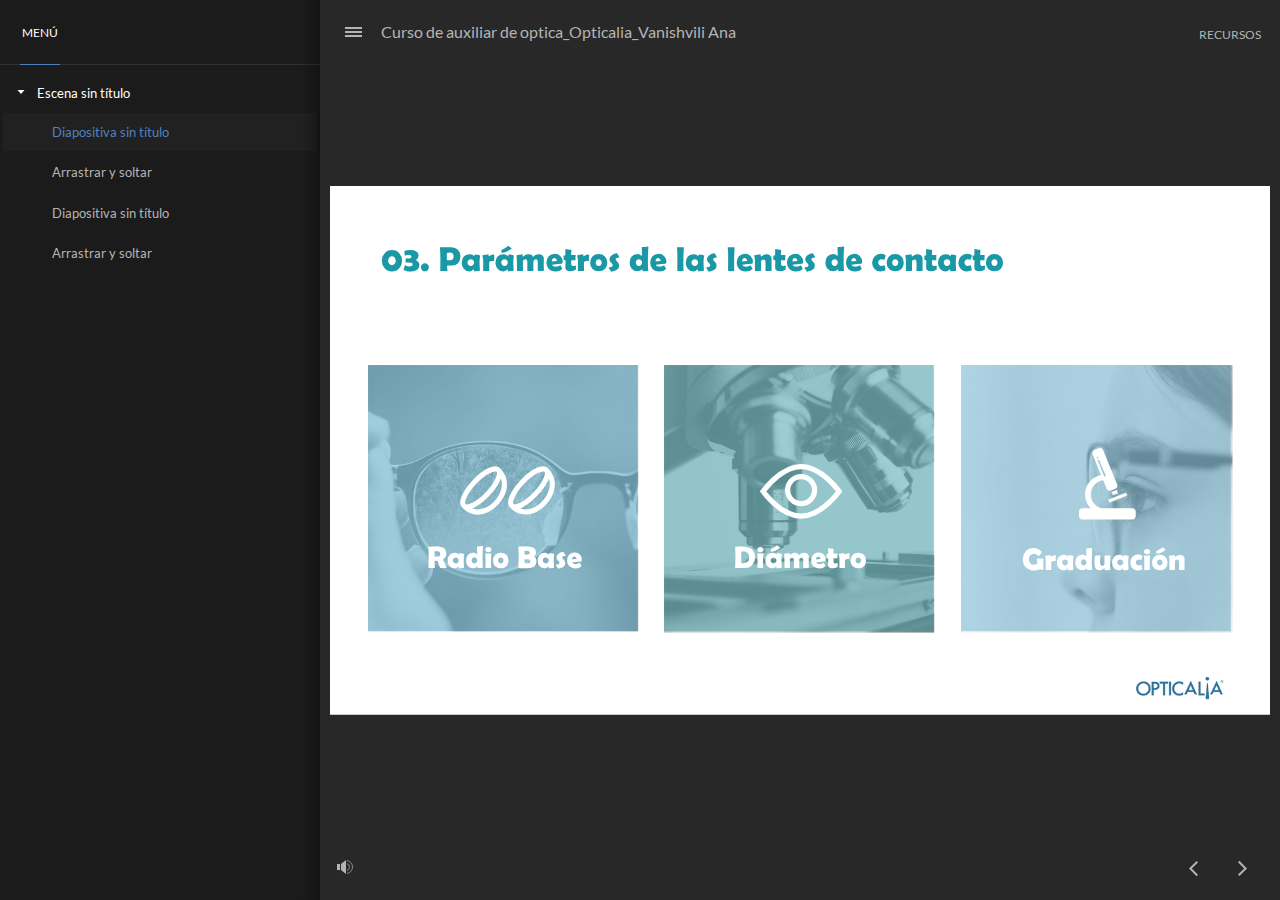
<file: index.html>
<!DOCTYPE html>
<html lang="es">
<head>
  <meta charset="utf-8">
  <!-- Creado con Storyline 360 - http://www.articulate.com  -->
  <!-- version: 3.44.23192.0 -->
  <title>Curso de auxiliar de optica_Opticalia_Vanishvili Ana</title>
  <meta http-equiv="x-ua-compatible" content="IE=edge" />
  <meta name="viewport" content="width=device-width, initial-scale=1.0, user-scalable=no, shrink-to-fit=no, minimal-ui" />
  <meta name="apple-mobile-web-app-capable" content="yes" />
  <style>
    html, body { height: 100%; padding: 0; margin: 0 }
    #app { height: 100%; width: 100%; }
  </style>
  
  <script>window.THREE = { };</script>
</head>
<body style="background: #282828" class="cs-HTML theme-unified">
  <!-- 360 -->
  <script>!function(e){function n(e,i){return e.test(i)}function i(e){var i=e||navigator.userAgent,o=i.split("[FBAN");if(void 0!==o[1]&&(i=o[0]),this.apple={phone:n(t,i),ipod:n(d,i),tablet:!n(t,i)&&n(s,i),device:n(t,i)||n(d,i)||n(s,i)},this.amazon={phone:n(h,i),tablet:!n(h,i)&&n(a,i),device:n(h,i)||n(a,i)},this.android={phone:n(h,i)||n(b,i),tablet:!n(h,i)&&!n(b,i)&&(n(a,i)||n(r,i)),device:n(h,i)||n(a,i)||n(b,i)||n(r,i)},this.windows={phone:n(l,i),tablet:n(p,i),device:n(l,i)||n(p,i)},this.other={blackberry:n(f,i),blackberry10:n(u,i),opera:n(c,i),firefox:n(A,i),chrome:n(w,i),device:n(f,i)||n(u,i)||n(c,i)||n(A,i)||n(w,i)},this.seven_inch=n(v,i),this.any=this.apple.device||this.android.device||this.windows.device||this.other.device||this.seven_inch,this.phone=this.apple.phone||this.android.phone||this.windows.phone,this.tablet=this.apple.tablet||this.android.tablet||this.windows.tablet,"undefined"==typeof window)return this}function o(){var e=new i;return e.Class=i,e}var t=/iPhone/i,d=/iPod/i,s=/iPad/i,b=/(?=.*\bAndroid\b)(?=.*\bMobile\b)/i,r=/Android/i,h=/(?=.*\bAndroid\b)(?=.*\bSD4930UR\b)/i,a=/(?=.*\bAndroid\b)(?=.*\b(?:KFOT|KFTT|KFJWI|KFJWA|KFSOWI|KFTHWI|KFTHWA|KFAPWI|KFAPWA|KFARWI|KFASWI|KFSAWI|KFSAWA)\b)/i,l=/IEMobile/i,p=/(?=.*\bWindows\b)(?=.*\bARM\b)/i,f=/BlackBerry/i,u=/BB10/i,c=/Opera Mini/i,w=/(CriOS|Chrome)(?=.*\bMobile\b)/i,A=/(?=.*\bFirefox\b)(?=.*\bMobile\b)/i,v=new RegExp("(?:Nexus 7|BNTV250|Kindle Fire|Silk|GT-P1000)","i");"undefined"!=typeof module&&module.exports&&"undefined"==typeof window?module.exports=i:"undefined"!=typeof module&&module.exports&&"undefined"!=typeof window?module.exports=o():"function"==typeof define&&define.amd?define("isMobile",[],e.isMobile=o()):e.isMobile=o()}(this);
    window.isMobile.apple.tablet = window.isMobile.apple.tablet ||
      (navigator.platform === 'MacIntel' && navigator.maxTouchPoints > 1);
    window.isMobile.apple.device = window.isMobile.apple.device || window.isMobile.apple.tablet;
    window.isMobile.tablet = window.isMobile.tablet || window.isMobile.apple.tablet;
    window.isMobile.any = window.isMobile.any || window.isMobile.apple.tablet;
  </script>

  <div id="focus-sink" aria-hidden="true" tabIndex="-1"></div>

  <div id="preso"></div>
  <script>
    window.DS = {};
    window.globals = {
      DATA_PATH_BASE: '',
      HAS_FRAME: true,
      HAS_SLIDE: true,

      lmsPresent: false,
      tinCanPresent: false,
      cmi5Present: false,
      aoSupport: false,
      scale: 'noscale',
      captureRc: false,
      browserSize: 'optimal',
      bgColor: '#282828',
      features: 'MultipleQuizTracking',
      themeName: 'unified',
      preloaderColor: '#FFFFFF',
      suppressAnalytics: false,
      productChannel: 'stable',
      publishSource: 'storyline',
      aid: 'aid|4dc84b7f-f905-4b49-8b88-c9f7f995b269',
      cid: '178a0fd2-20e4-41ec-82b0-68b3108506ca',
      playerVersion: '3.44.23192.0',
      maxIosVideoElements: 5,

      
      parseParams: function(qs) {
        if (window.globals.parsedParams != null) {
          return window.globals.parsedParams;
        }
        qs = (qs || window.location.search.substr(1)).split('+').join(' ');
        var params = {},
            tokens,
            re = /[?&]?([^=]+)=([^&]*)/g;

        while (tokens = re.exec(qs)) {
          params[decodeURIComponent(tokens[1]).trim()] =
            decodeURIComponent(tokens[2]).trim();
        }
        window.globals.parsedParams = params;
        return params;
      }

    };

    (function() {

      var classTypes = [ 'desktop', 'mobile', 'phone', 'tablet' ];

      var addDeviceClasses = function(prefix, testObj) {
        var curr, i;
        for (i = 0; i < classTypes.length; i++) {
          curr = classTypes[i];
          if (testObj[curr]) {
            document.body.classList.add(prefix + curr);
          }
        }
      };

      var params = window.globals.parseParams(),
          isDevicePreview = params.devicepreview === '1',
          isPhoneOverride = params.deviceType === 'phone' || (isDevicePreview && params.phone == '1'),
          isTabletOverride = (params.deviceType === 'tablet' || isDevicePreview) && !isPhoneOverride,
          isMobileOverride = isPhoneOverride || isTabletOverride;

      var deviceView = {
        desktop: !window.isMobile.any && !isMobileOverride,
        mobile: window.isMobile.any || isMobileOverride,
        phone: isPhoneOverride || (window.isMobile.phone && !isTabletOverride),
        tablet: isTabletOverride || window.isMobile.tablet
      };

      window.globals.deviceView = deviceView;
      window.isMobile.desktop = !window.isMobile.any;
      window.isMobile.mobile = window.isMobile.any;

      addDeviceClasses('view-', deviceView);

    })();
  </script>
  
  <script src='story_content/user.js' type=text/javascript></script>
  <div class="slide-loader"></div>

  <script type="text/javascript">
    var doc = document, loader = doc.body.querySelector('.slide-loader'); [ 1, 2, 3 ].forEach(function(n) { var d = doc.createElement('div'); d.style.backgroundColor = window.globals.preloaderColor; d.classList.add('mobile-loader-dot'); d.classList.add('dot' + n); loader.appendChild(d); });
  </script>

  <div class="mobile-load-title-overlay" style="display: none">
    <div class="mobile-load-title">Curso de auxiliar de optica_Opticalia_Vanishvili Ana</div>
  </div>

  <div class="mobile-chrome-warning"></div>

  <script>
    
    if (window.autoSpider && window.vInterfaceObject) {
      document.querySelector('.mobile-load-title-overlay').style.display = 'none';
    }
  </script>

  

  <link rel="stylesheet" href="html5/data/css/output.min.css" data-noprefix />
</body>
<script src="html5/lib/scripts/ds-bootstrap.min.js"></script>
</html>
</file>
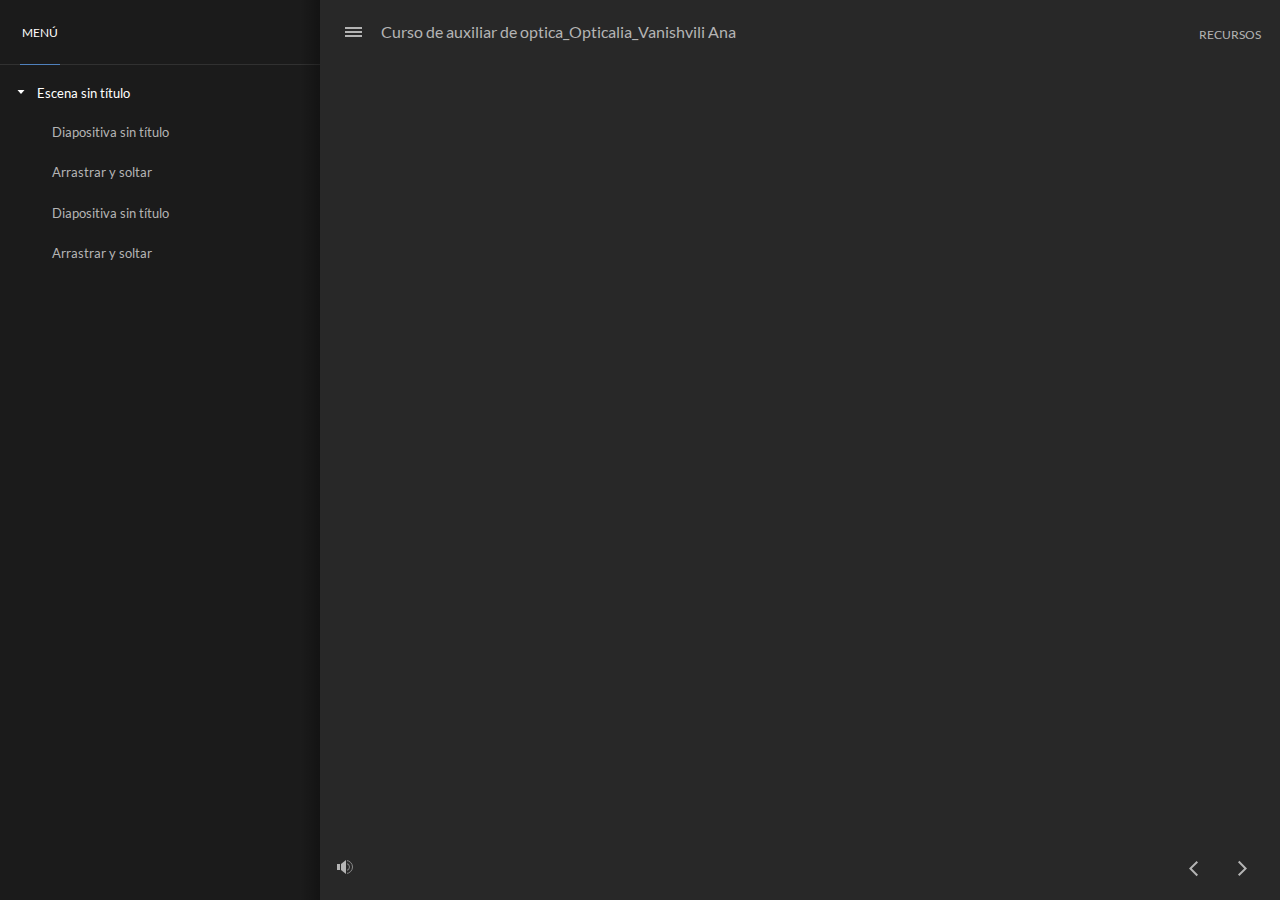
<file: index_lms.html>
<!DOCTYPE html>
<html lang="es">
<head>
  <meta charset="utf-8">
  <!-- Creado con Storyline 360 - http://www.articulate.com  -->
  <!-- version: 3.44.23192.0 -->
  <title>Curso de auxiliar de optica_Opticalia_Vanishvili Ana</title>
  <meta http-equiv="x-ua-compatible" content="IE=edge" />
  <meta name="viewport" content="width=device-width, initial-scale=1.0, user-scalable=no, shrink-to-fit=no, minimal-ui" />
  <meta name="apple-mobile-web-app-capable" content="yes" />
  <style>
    html, body { height: 100%; padding: 0; margin: 0 }
    #app { height: 100%; width: 100%; }
  </style>
  <script src="lms/scormdriver.js" charset="utf-8"></script>
  <script>window.THREE = { };</script>
</head>
<body style="background: #282828" class="cs-HTML theme-unified">
  <!-- 360 -->
  <script>!function(e){function n(e,i){return e.test(i)}function i(e){var i=e||navigator.userAgent,o=i.split("[FBAN");if(void 0!==o[1]&&(i=o[0]),this.apple={phone:n(t,i),ipod:n(d,i),tablet:!n(t,i)&&n(s,i),device:n(t,i)||n(d,i)||n(s,i)},this.amazon={phone:n(h,i),tablet:!n(h,i)&&n(a,i),device:n(h,i)||n(a,i)},this.android={phone:n(h,i)||n(b,i),tablet:!n(h,i)&&!n(b,i)&&(n(a,i)||n(r,i)),device:n(h,i)||n(a,i)||n(b,i)||n(r,i)},this.windows={phone:n(l,i),tablet:n(p,i),device:n(l,i)||n(p,i)},this.other={blackberry:n(f,i),blackberry10:n(u,i),opera:n(c,i),firefox:n(A,i),chrome:n(w,i),device:n(f,i)||n(u,i)||n(c,i)||n(A,i)||n(w,i)},this.seven_inch=n(v,i),this.any=this.apple.device||this.android.device||this.windows.device||this.other.device||this.seven_inch,this.phone=this.apple.phone||this.android.phone||this.windows.phone,this.tablet=this.apple.tablet||this.android.tablet||this.windows.tablet,"undefined"==typeof window)return this}function o(){var e=new i;return e.Class=i,e}var t=/iPhone/i,d=/iPod/i,s=/iPad/i,b=/(?=.*\bAndroid\b)(?=.*\bMobile\b)/i,r=/Android/i,h=/(?=.*\bAndroid\b)(?=.*\bSD4930UR\b)/i,a=/(?=.*\bAndroid\b)(?=.*\b(?:KFOT|KFTT|KFJWI|KFJWA|KFSOWI|KFTHWI|KFTHWA|KFAPWI|KFAPWA|KFARWI|KFASWI|KFSAWI|KFSAWA)\b)/i,l=/IEMobile/i,p=/(?=.*\bWindows\b)(?=.*\bARM\b)/i,f=/BlackBerry/i,u=/BB10/i,c=/Opera Mini/i,w=/(CriOS|Chrome)(?=.*\bMobile\b)/i,A=/(?=.*\bFirefox\b)(?=.*\bMobile\b)/i,v=new RegExp("(?:Nexus 7|BNTV250|Kindle Fire|Silk|GT-P1000)","i");"undefined"!=typeof module&&module.exports&&"undefined"==typeof window?module.exports=i:"undefined"!=typeof module&&module.exports&&"undefined"!=typeof window?module.exports=o():"function"==typeof define&&define.amd?define("isMobile",[],e.isMobile=o()):e.isMobile=o()}(this);
    window.isMobile.apple.tablet = window.isMobile.apple.tablet ||
      (navigator.platform === 'MacIntel' && navigator.maxTouchPoints > 1);
    window.isMobile.apple.device = window.isMobile.apple.device || window.isMobile.apple.tablet;
    window.isMobile.tablet = window.isMobile.tablet || window.isMobile.apple.tablet;
    window.isMobile.any = window.isMobile.any || window.isMobile.apple.tablet;
  </script>

  <div id="focus-sink" aria-hidden="true" tabIndex="-1"></div>

  <div id="preso"></div>
  <script>
    window.DS = {};
    window.globals = {
      DATA_PATH_BASE: '',
      HAS_FRAME: true,
      HAS_SLIDE: true,

      lmsPresent: true,
      tinCanPresent: false,
      cmi5Present: false,
      aoSupport: false,
      scale: 'noscale',
      captureRc: false,
      browserSize: 'optimal',
      bgColor: '#282828',
      features: 'MultipleQuizTracking',
      themeName: 'unified',
      preloaderColor: '#FFFFFF',
      suppressAnalytics: false,
      productChannel: 'stable',
      publishSource: 'storyline',
      aid: 'aid|4dc84b7f-f905-4b49-8b88-c9f7f995b269',
      cid: '178a0fd2-20e4-41ec-82b0-68b3108506ca',
      playerVersion: '3.44.23192.0',
      maxIosVideoElements: 5,

      
      parseParams: function(qs) {
        if (window.globals.parsedParams != null) {
          return window.globals.parsedParams;
        }
        qs = (qs || window.location.search.substr(1)).split('+').join(' ');
        var params = {},
            tokens,
            re = /[?&]?([^=]+)=([^&]*)/g;

        while (tokens = re.exec(qs)) {
          params[decodeURIComponent(tokens[1]).trim()] =
            decodeURIComponent(tokens[2]).trim();
        }
        window.globals.parsedParams = params;
        return params;
      }

    };

    (function() {

      var classTypes = [ 'desktop', 'mobile', 'phone', 'tablet' ];

      var addDeviceClasses = function(prefix, testObj) {
        var curr, i;
        for (i = 0; i < classTypes.length; i++) {
          curr = classTypes[i];
          if (testObj[curr]) {
            document.body.classList.add(prefix + curr);
          }
        }
      };

      var params = window.globals.parseParams(),
          isDevicePreview = params.devicepreview === '1',
          isPhoneOverride = params.deviceType === 'phone' || (isDevicePreview && params.phone == '1'),
          isTabletOverride = (params.deviceType === 'tablet' || isDevicePreview) && !isPhoneOverride,
          isMobileOverride = isPhoneOverride || isTabletOverride;

      var deviceView = {
        desktop: !window.isMobile.any && !isMobileOverride,
        mobile: window.isMobile.any || isMobileOverride,
        phone: isPhoneOverride || (window.isMobile.phone && !isTabletOverride),
        tablet: isTabletOverride || window.isMobile.tablet
      };

      window.globals.deviceView = deviceView;
      window.isMobile.desktop = !window.isMobile.any;
      window.isMobile.mobile = window.isMobile.any;

      addDeviceClasses('view-', deviceView);

    })();
  </script>
  
  <script src='story_content/user.js' type=text/javascript></script>
  <div class="slide-loader"></div>

  <script type="text/javascript">
    var doc = document, loader = doc.body.querySelector('.slide-loader'); [ 1, 2, 3 ].forEach(function(n) { var d = doc.createElement('div'); d.style.backgroundColor = window.globals.preloaderColor; d.classList.add('mobile-loader-dot'); d.classList.add('dot' + n); loader.appendChild(d); });
  </script>

  <div class="mobile-load-title-overlay" style="display: none">
    <div class="mobile-load-title">Curso de auxiliar de optica_Opticalia_Vanishvili Ana</div>
  </div>

  <div class="mobile-chrome-warning"></div>

  <script>
    
    if (window.autoSpider && window.vInterfaceObject) {
      document.querySelector('.mobile-load-title-overlay').style.display = 'none';
    }
  </script>

  

  <link rel="stylesheet" href="html5/data/css/output.min.css" data-noprefix />
</body>
<script src="html5/lib/scripts/ds-bootstrap.min.js"></script>
</html>
</file>
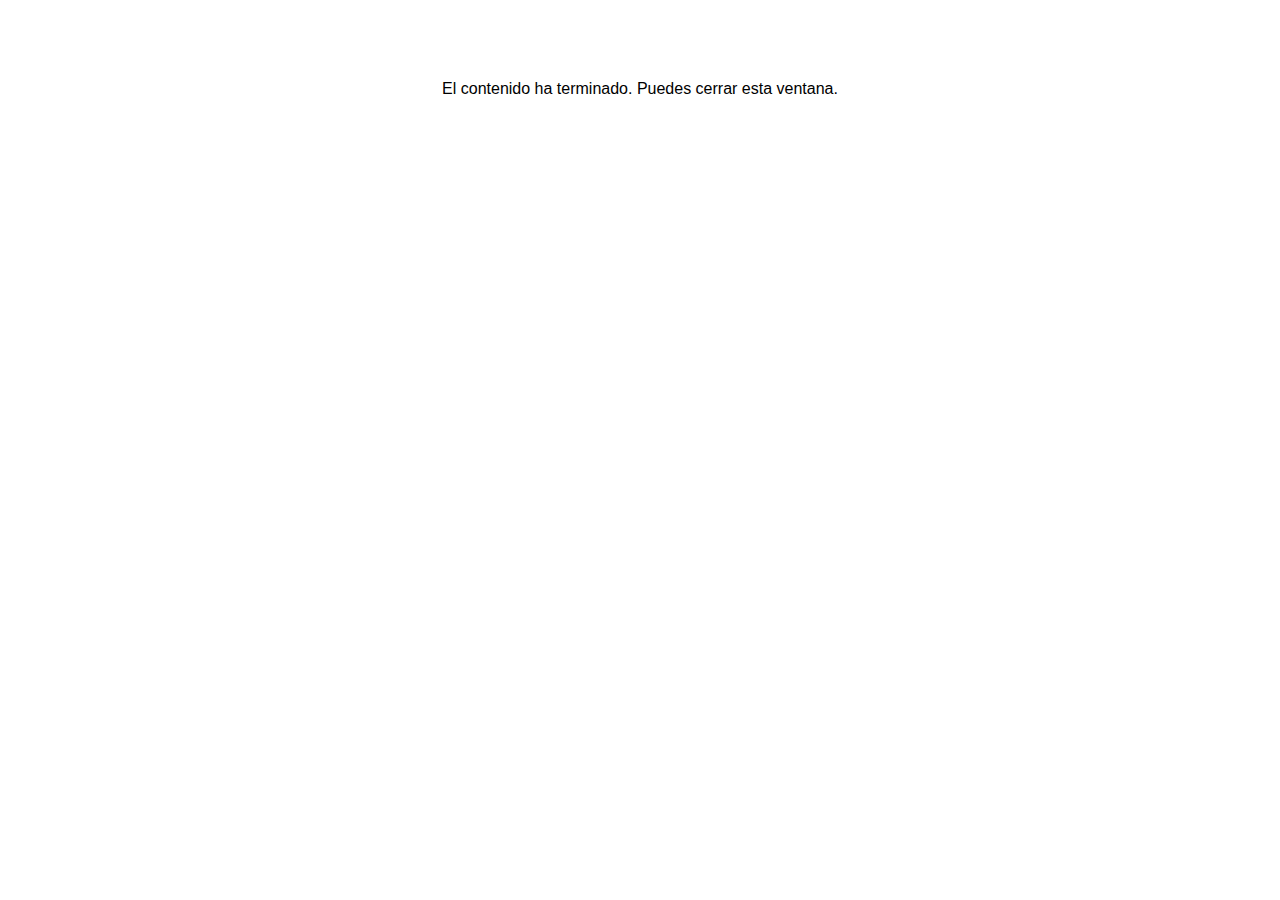
<file: lms/goodbye.html>
<html><body bgcolor="#ffffff">
<center>
<br><br><br><br><font face="Lato, articulate, tahoma, arial" size="3" color: "#333333">
El contenido ha terminado. Puedes cerrar esta ventana.
</font>
</center>
</body></html>
</file>
<file: html5/data/css/output.min.css>
@font-face {
  font-family: 'LatoBold Charset1_ BoldDF2BA4E4';
  src: url('[data-uri]');
  font-style: normal;
  font-weight: normal;
}
@font-face {
  font-family: 'Lato Charset1_ 6EM0zn6UC08E6485';
  src: url('[data-uri]');
  font-style: normal;
  font-weight: normal;
}
@font-face {
  font-family: 'Berlin Sans FB Charset1BA3B9839';
  src: url('[data-uri]');
  font-style: normal;
  font-weight: normal;
}
@font-face {
  font-family: 'Berlin Sans FB Demi Cha6E8C0D7D';
  src: url('[data-uri]');
  font-style: normal;
  font-weight: normal;
}
@font-face {
  font-family: 'Open Sans Charset1_ 6fQD9631FC7';
  src: url('[data-uri]');
  font-style: normal;
  font-weight: normal;
}
.cs-HTML {
  background: rgba(40, 40, 40, 1);
}
.cs-pxabnsnfns00001100101 .cs-infopanel  {
  box-shadow: 0 1px 0 rgba(0, 0, 0, 0);
  background: rgba(255, 255, 255, 1);
}
.cs-pxabnsnfns00001100101 .cs-infopanel .cs-link {
  color: rgba(180, 180, 180, 1);
}
.cs-pxabnsnfns00001100101 .cs-infopanel .cs-link:hover {
  color: rgba(255, 255, 255, 1);
}
.cs-pxabnsnfns00001100101 .cs-infopanel .cs-name {
  color: rgba(68, 68, 68, 1);
}
.cs-pxabnsnfns00001100101 .cs-infopanel .cs-title {
  color: rgba(153, 153, 153, 1);
}
.cs-pxabnsnfns00001100101 .cs-infopanelpopup  {
  box-shadow: 0 1px 0 rgba(0, 0, 0, 0);
  background: rgba(0, 0, 0, 0);
}
.cs-pxabnsnfns00001100101 .cs-infopanelpopup .cs-link {
  color: rgba(255, 0, 0, 1);
}
.cs-pxabnsnfns00001100101 .cs-infopanelpopup .cs-link:hover {
  color: rgba(255, 255, 255, 1);
}
.cs-pxabnsnfns00001100101 .cs-infopanelpopup .cs-name {
  color: rgba(255, 255, 255, 1);
}
.cs-pxabnsnfns00001100101 .cs-infopanelpopup .cs-bio {
  color: rgba(180, 180, 180, 1);
}
.cs-pxabnsnfns00001100101 .cs-timer  {
  color: rgba(180, 180, 180, 1);
}
.cs-pxabnsnfns00001100101 .cs-duration stop:first-child {
  stop-color: rgba(60, 60, 60, 1);
}
.cs-pxabnsnfns00001100101 .cs-duration stop:last-child {
  stop-color: rgba(60, 60, 60, 1);
}
.cs-pxabnsnfns00001100101 .cs-elapsed stop:first-child {
  stop-color: rgba(254, 227, 71, 1);
}
.cs-pxabnsnfns00001100101 .cs-elapsed stop:last-child {
  stop-color: rgba(254, 227, 71, 1);
}
.cs-pxabnsnfns00001100101 .cs-timer .cs-pie .cs-innerstroke {
  stroke: rgba(199, 199, 199, 1);
}
.cs-pxabnsnfns00001100101 .cs-timer .cs-pie .cs-innerborder {
  stroke: rgba(255, 255, 255, 1);
}
.cs-pxabnsnfns00001100101 .cs-window  {
  box-shadow: 0 8px 5px rgba(0, 0, 0, 0.2);
  border-color: rgba(49, 99, 0, 0);
  background: rgba(34, 34, 34, 1);
  color: rgba(255, 255, 255, 1);
}
.cs-pxabnsnfns00001100101 .cs-window .cs-diva {
  border-color: rgba(78, 78, 78, 1);
}
.cs-pxabnsnfns00001100101 .cs-window .cs-divb {
  border-color: rgba(78, 78, 78, 0);
}
.cs-pxabnsnfns00001100101 .cs-editor .cs-editor-slide {
  color: rgba(226, 226, 226, 1);
}
.cs-pxabnsnfns00001100101 .cs-editor .cs-editor-html {
  color: rgba(180, 180, 180, 1);
}
.cs-pxabnsnfns00001100101 .cs-editor .cs-editor-button {
  text-shadow: 0 1px 0 rgba(0, 0, 0, 0);
  color: rgba(255, 255, 255, 1);
  border-color: rgba(211, 211, 211, 1);
  background: rgba(34, 34, 34, 1);
}
.cs-pxabnsnfns00001100101 .cs-editor .cs-editor-button:hover {
  background: rgba(68, 68, 68, 1);
}
.cs-pxabnsnfns00001100101 .cs-editor .cs-editor-button:active {
  background: rgba(68, 68, 68, 1);
}
.cs-pxabnsnfns00001100101 .cs-listitem  {
  color: rgba(180, 180, 180, 1);
  border-color: rgba(0, 0, 0, 0);
}
.cs-pxabnsnfns00001100101 .cs-listitem.cs-viewed {
  color: rgba(85, 85, 85, 1);
}
.cs-pxabnsnfns00001100101 .cs-listitem.cs-selected {
  color: rgba(255, 255, 255, 1);
  background: rgba(33, 33, 33, 1);
}
.cs-pxabnsnfns00001100101 .cs-listitem.cs-selected:hover {
  background: rgba(33, 33, 33, 1);
}
.cs-pxabnsnfns00001100101 .cs-listitem.cs-selected.hover {
  background: rgba(33, 33, 33, 1);
}
.cs-pxabnsnfns00001100101 .cs-listitem.cs-selected:focus {
  background: rgba(33, 33, 33, 1);
}
.cs-pxabnsnfns00001100101 .cs-listitem .cs-icon-carrot {
  fill: rgba(180, 180, 180, 1);
}
.cs-pxabnsnfns00001100101 .cs-listitem .cs-icon-carrot .cs-shadow {
  fill: rgba(0, 0, 0, 0);
}
.cs-pxabnsnfns00001100101 .cs-listitem:hover {
  background: rgba(33, 33, 33, 1);
}
.cs-pxabnsnfns00001100101 .cs-listitem.hover {
  background: rgba(33, 33, 33, 1);
}
.cs-pxabnsnfns00001100101 .cs-listitem:focus {
  background: rgba(33, 33, 33, 1);
}
.cs-pxabnsnfns00001100101 .cs-glossary  {
  color: rgba(180, 180, 180, 1);
}
.cs-pxabnsnfns00001100101 .cs-glossary .cs-scrolling-panel {
  background: rgba(0, 0, 0, 0);
}
.cs-pxabnsnfns00001100101 .cs-glossary .cs-term.cs-selected .cs-choice-list-trigger {
  color: rgba(255, 255, 255, 1);
  background: rgba(255, 255, 255, 1);
}
.cs-pxabnsnfns00001100101 .cs-glossary .cs-term.cs-selected .cs-choice-list-trigger:focus {
  color: rgba(255, 255, 255, 1);
  background: rgba(255, 255, 255, 1);
}
.cs-pxabnsnfns00001100101 .cs-glossary .cs-term:hover .cs-choice-list-trigger {
  background: rgba(180, 180, 180, 1);
}
.cs-pxabnsnfns00001100101 .cs-glossary .cs-term.hover .cs-choice-list-trigger {
  background: rgba(180, 180, 180, 1);
}
.cs-pxabnsnfns00001100101 .cs-glossary .cs-term .cs-choice-list-trigger:focus {
  background: rgba(180, 180, 180, 1);
}
.cs-pxabnsnfns00001100101 .cs-glossary .cs-diva {
  border-color: rgba(0, 0, 0, 0);
}
.cs-pxabnsnfns00001100101 .cs-glossary .cs-divb {
  border-color: rgba(0, 0, 0, 0);
}
.cs-pxabnsnfns00001100101 .cs-glossary .cs-divc {
  border-color: rgba(0, 0, 0, 0);
}
.cs-pxabnsnfns00001100101 .cs-glossary .cs-heading {
  color: rgba(255, 255, 255, 1);
}
.cs-pxabnsnfns00001100101 .cs-resource .cs-separator {
  border-color: rgba(0, 0, 0, 0);
}
.cs-pxabnsnfns00001100101 .cs-outline  {
  color: rgba(45, 45, 45, 1);
}
.cs-pxabnsnfns00001100101 .cs-outline .cs-diva {
  border-color: rgba(0, 0, 0, 0);
}
.cs-pxabnsnfns00001100101 .cs-outline .cs-divb {
  border-color: rgba(0, 0, 0, 0);
}
.cs-pxabnsnfns00001100101 .cs-outline .cs-divc {
  border-color: rgba(0, 0, 0, 0);
}
.cs-pxabnsnfns00001100101 .cs-outline .cs-search-filter:hover {
  color: rgba(0, 0, 0, 0);
}
.cs-pxabnsnfns00001100101 .cs-outline .cs-search-filter.hover {
  color: rgba(0, 0, 0, 0);
}
.cs-pxabnsnfns00001100101 .cs-transcript  {
  color: rgba(255, 255, 255, 1);
}
.cs-pxabnsnfns00001100101 .cs-transcript .cs-div {
  border-color: rgba(0, 0, 0, 0);
}
.cs-pxabnsnfns00001100101 .cs-tabs:not(.topmenu-item) {
  color: rgba(180, 180, 180, 1);
}
.cs-pxabnsnfns00001100101 .cs-tabs .cs-inner-button:not(.topmenu-item) {
  text-shadow: 0 1px 0 rgba(0, 0, 0, 0);
}
.cs-pxabnsnfns00001100101 .cs-tabs:hover:not(.topmenu-item) {
  color: rgba(255, 255, 255, 1);
}
.cs-pxabnsnfns00001100101 .cs-tabs.cs-selected {
  background: rgba(0, 0, 0, 0);
  color: rgba(255, 255, 255, 1);
}
.cs-pxabnsnfns00001100101 .cs-seekcontrol  {
  background: rgba(0, 0, 0, 0);
  border-color: rgba(0, 0, 0, 0);
}
.cs-pxabnsnfns00001100101 .cs-seekcontrol .cs-button:hover .cs-icon {
  fill: rgba(255, 255, 255, 1);
}
.cs-pxabnsnfns00001100101 .cs-seekcontrol .cs-button.hover .cs-icon {
  fill: rgba(255, 255, 255, 1);
}
.cs-pxabnsnfns00001100101 .cs-seekcontrol .cs-button .cs-icon-shadow {
  fill: rgba(0, 0, 0, 0);
}
.cs-pxabnsnfns00001100101 .cs-seekcontrol .cs-button .cs-icon {
  fill: rgba(180, 180, 180, 1);
}
.cs-pxabnsnfns00001100101 .cs-seekcontrol .cs-seek .cs-fill {
  background: rgba(255, 255, 255, 0.2);
}
.cs-pxabnsnfns00001100101 .cs-seekcontrol .cs-seek {
  background: rgba(60, 60, 60, 1);
  border-color: rgba(0, 0, 0, 0);
}
.cs-pxabnsnfns00001100101 .cs-searchinput .cs-input {
  color: rgba(170, 170, 170, 1);
  border-color: rgba(0, 0, 0, 0);
  background: rgba(60, 60, 60, 1);
}
.cs-pxabnsnfns00001100101 .cs-searchinput .cs-input:focus {
  color: rgba(248, 248, 248, 1);
  background: rgba(41, 41, 41, 1);
}
.cs-pxabnsnfns00001100101 .cs-searchinput .cs-input:hover {
  box-shadow: inset 0 0 1px 0 rgba(69, 126, 19, 0);
}
.cs-pxabnsnfns00001100101 .cs-searchinput .cs-input.hover {
  box-shadow: inset 0 0 1px 0 rgba(69, 126, 19, 0);
}
.cs-pxabnsnfns00001100101 .cs-searchinput .cs-button .cs-icon {
  fill: rgba(255, 255, 255, 1);
}
.cs-pxabnsnfns00001100101 .cs-searchinput .cs-button:hover {
  fill: rgba(63, 133, 0, 1);
}
.cs-pxabnsnfns00001100101 .cs-searchinput .cs-button.hover {
  fill: rgba(63, 133, 0, 1);
}
.cs-pxabnsnfns00001100101 .cs-menu  {
  box-shadow: 0 1px 0 rgba(0, 0, 0, 0);
  background: rgba(27, 27, 27, 1);
}
.cs-pxabnsnfns00001100101 .cs-topmenu-item.active .cs-tab {
  background: rgba(27, 27, 27, 1);
}
.cs-pxabnsnfns00001100101 .cs-logo  {
  box-shadow: 0 1px 0 rgba(37, 75, 0, 1);
  background: rgba(255, 255, 255, 0);
}
.cs-pxabnsnfns00001100101 .cs-checkbox  {
  color: rgba(255, 255, 255, 1);
}
.cs-pxabnsnfns00001100101 .cs-checkbox:hover {
  border-color: rgba(175, 221, 130, 1);
}
.cs-pxabnsnfns00001100101 .cs-checkbox.hover {
  border-color: rgba(175, 221, 130, 1);
}
.cs-pxabnsnfns00001100101 .cs-checkbox .cs-box {
  color: rgba(255, 255, 255, 1);
  border-color: rgba(42, 83, 0, 1);
}
.cs-pxabnsnfns00001100101 .cs-checkbox .cs-box:checked::after {
  color: rgba(43, 196, 0, 1);
}
.cs-pxabnsnfns00001100101 .cs-button  {
  text-shadow: 0 1px 0 rgba(0, 0, 0, 0);
  color: rgba(180, 180, 180, 1);
  border-color: rgba(0, 0, 0, 0);
  background: rgba(0, 0, 0, 0);
  box-shadow: 0 1px 0 rgba(0, 0, 0, 0);
}
.cs-pxabnsnfns00001100101 .cs-button .cs-icon {
  fill: rgba(180, 180, 180, 1);
}
.cs-pxabnsnfns00001100101 .cs-button .cs-icon-shadow {
  fill: rgba(0, 0, 0, 0);
}
.cs-pxabnsnfns00001100101 .cs-button:hover {
  background: rgba(255, 255, 255, 1);
}
.cs-pxabnsnfns00001100101 .cs-button.hover {
  background: rgba(255, 255, 255, 1);
}
.cs-pxabnsnfns00001100101 .cs-button:active {
  background: rgba(0, 0, 0, 0);
}
.cs-pxabnsnfns00001100101 .cs-button.cs-disabled:hover {
  background: rgba(0, 0, 0, 0);
}
.cs-pxabnsnfns00001100101 .cs-button.cs-disabled.hover {
  background: rgba(0, 0, 0, 0);
}
.cs-pxabnsnfns00001100101 .cs-button.cs-disabled:active {
  background: rgba(0, 0, 0, 0);
}
.cs-pxabnsnfns00001100101 .cs-button.cs-volume:hover {
  background: rgba(0, 0, 0, 0);
}
.cs-pxabnsnfns00001100101 .cs-button.cs-volume.hover {
  background: rgba(0, 0, 0, 0);
}
.cs-pxabnsnfns00001100101 .cs-button.cs-volume:active {
  background: rgba(0, 0, 0, 0);
}
.cs-pxabnsnfns00001100101.cs-base  {
  color: rgba(180, 180, 180, 1);
  border-color: rgba(40, 40, 40, 1);
  background: rgba(40, 40, 40, 1);
}
.cs-pxabnsnfns00001100101.cs-base .cs-separator .cs-diva {
  background: rgba(85, 85, 85, 1);
}
.cs-pxabnsnfns00001100101.cs-base .cs-separator .cs-divb {
  background: rgba(0, 0, 0, 0);
}
.cs-pxabnsnfns00001100101.cs-base .cs-topmenu-item.active .cs-tab {
  border-color: rgba(85, 85, 85, 1);
}
.cs-pxabnsnfns00001100101.cs-base .cs-topmenu-item.active .cs-panel {
  border-color: rgba(85, 85, 85, 1);
}
.cs-pxabnsnfns00001100101.cs-base .cs-left {
  background: rgba(27, 27, 27, 1);
}
.cs-pxabnsnfns00001100101.cs-base .cs-area-primary .cs-slide-container {
  background: rgba(40, 40, 40, 1);
}
.cs-pxabnsnfns00001100101.cs-base.cs-custom-theme .cs-brandhighlight-bg {
  background: rgba(79, 129, 189, 1) !important;
}
.cs-pxabnsnfns00001100101.cs-base.cs-custom-theme .cs-brandhighlight-border {
  border-color: rgba(79, 129, 189, 1) !important;
}
.cs-pxabnsnfns00001100101.cs-base.cs-custom-theme .cs-brandhighlight-text {
  color: rgba(79, 129, 189, 1) !important;
}
.cs-pxabnsnfns00001100101.cs-base.cs-custom-theme .cs-brandhighlight-fill {
  fill: rgba(79, 129, 189, 1) !important;
}
.cs-pxabnsnfns00001100101.cs-base.cs-custom-theme .cs-listitem.cs-selected {
  color: rgba(79, 129, 189, 1) !important;
}
.cs-pxabnsnfns00001100101 .cs-volume::-moz-range-thumb {
  border-color: rgba(43, 85, 0, 1);
  box-shadow: inset 0 0 1px 0 rgba(43, 85, 0, 1);
  background: rgba(255, 255, 255, 1);
}
.cs-pxabnsnfns00001100101 .cs-volume::-ms-thumb {
  border-color: rgba(43, 85, 0, 1);
  box-shadow: inset 0 0 1px 0 rgba(43, 85, 0, 1);
  background: rgba(255, 255, 255, 1);
}
.cs-pxabnsnfns00001100101 .cs-volume::-webkit-slider-thumb {
  border-color: rgba(43, 85, 0, 1);
  box-shadow: inset 0 0 1px 0 rgba(43, 85, 0, 1);
  background: rgba(255, 255, 255, 1);
}
.cs-pxabnsnfns00001100101 .cs-volume::-moz-range-track {
  border-color: rgba(66, 140, 1, 1);
  background: rgba(60, 60, 60, 1);
}
.cs-pxabnsnfns00001100101 .cs-volume::-ms-track {
  border-color: rgba(66, 140, 1, 1);
  background: rgba(60, 60, 60, 1);
}
.cs-pxabnsnfns00001100101 .cs-volume::-webkit-slider-runnable-track {
  border-color: rgba(66, 140, 1, 1);
  background: rgba(60, 60, 60, 1);
}
body.show-focus .tab-focus-box {
  border-color: rgba(255, 255, 0, 1);
}
.skipnav {
  border-color: rgba(255, 255, 0, 1);
}
.cs-pxabnsnfns00001100101 .cs-listitem:hover {
  color: #FFFFFF;
}
.cs-pxabnsnfns00001100101 .cs-listitem.hover {
  color: #FFFFFF;
}
.cs-listitem.cs-viewed .cs-icon-carrot * {
  fill: #555555;
}
.cs-pxabnsnfns00001100101 .cs-listitem:hover .cs-icon-carrot * {
  fill: #FFFFFF;
}
.cs-pxabnsnfns00001100101 .cs-listitem.hover .cs-icon-carrot * {
  fill: #FFFFFF;
}
.cs-pxabnsnfns00001100101 .is-scene:not(.outline-links-collapse) > a {
  color: #FFFFFF;
}
.cs-pxabnsnfns00001100101 .is-scene:not(.outline-links-collapse) .cs-icon-carrot * {
  fill: #FFFFFF !important;
}
.cs-pxabnsnfns00001100101 .tabs, .cs-pxabnsnfns00001100101 .cs-logo {
  border-bottom: 1px solid #313131;
}
.cs-pxabnsnfns00001100101 .area-secondary-wrapper:after {
  background-image: url('[data-uri]');
  background-size: 100%;
}
.cs-pxabnsnfns00001100101 .panel-footer {
  background: #1B1B1B;
}
.cs-pxabnsnfns00001100101 #outline-search {
  background: #3C3C3C;
}
.cs-pxabnsnfns00001100101 .topmenu-panel #outline-search {
  background: #545454;
}
.cs-pxabnsnfns00001100101 .search-icon circle, .cs-pxabnsnfns00001100101 .search-icon path {
  stroke: #FFFFFF;
}
.cs-pxabnsnfns00001100101 #outline-search input[type   =search] {
  color: #F8F8F8;
}
.cs-pxabnsnfns00001100101 #outline-search ::-webkit-input-placeholder {
  color: #AAAAAA !important;
}
.cs-pxabnsnfns00001100101 #outline-search :-ms-input-placeholder {
  color: #AAAAAA !important;
}
.cs-pxabnsnfns00001100101 #outline-search ::-moz-placeholder {
  color: #AAAAAA !important;
  opacity: 1;
}
.cs-pxabnsnfns00001100101 .cs-topmenu-item.active, body:not(.is-touchable-tablet) .cs-pxabnsnfns00001100101 .cs-topmenu-item:hover {
  color: #FFFFFF;
}
.cs-pxabnsnfns00001100101 .cs-topmenu-item.button-tapped {
  color: #FFFFFF;
}
.cs-pxabnsnfns00001100101 .cs-topmenu-item.active .cs-tab, .cs-pxabnsnfns00001100101 .cs-topmenu-item .cs-tab {
  background: transparent !important;
  border: none !important;
}
.cs-pxabnsnfns00001100101 .top-tabs-drop-icon div {
  background: #B4B4B4;
}
.cs-pxabnsnfns00001100101 .cs-panel.topmenu-panel .panel-content, .cs-pxabnsnfns00001100101 .top-tabs-drop {
  background: #323232;
}
.cs-pxabnsnfns00001100101 .cs-topmenu-item.active .cs-panel {
  background: #323232;
}
.cs-pxabnsnfns00001100101 .cs-menu.topmenu-panel, .cs-pxabnsnfns00001100101 .top-tabs-drop {
  box-shadow: 0px 0px 25px rgba(0, 0, 0, 0.4) !important;
}
.cs-pxabnsnfns00001100101 .topmenu-item.active:after, .cs-pxabnsnfns00001100101 .open.top-tabs-drop-icon:after, .cs-pxabnsnfns00001100101 .volume .btn:after {
  background-image: url('[data-uri]');
}
.cs-pxabnsnfns00001100101 .resources .resources-list a:hover {
  background: #404040;
}
body:not(.is-touchable-tablet) .cs-pxabnsnfns00001100101 .resources .resources-list a:hover {
  background: #404040;
}
.cs-pxabnsnfns00001100101 .resources .resources-list a.hover {
  background: #404040;
}
body:not(.is-touchable-tablet) .cs-pxabnsnfns00001100101 .resources .resources-list a.hover {
  background: #404040;
}
.cs-pxabnsnfns00001100101 .resources .resources-list a.button-tapped {
  background: #404040;
}
.cs-pxabnsnfns00001100101 .cs-icon path, .cs-pxabnsnfns00001100101 .cs-icon rect, .cs-pxabnsnfns00001100101 .cs-icon polygon, .cs-pxabnsnfns00001100101 .menu-icon-wrapper.menu-icon-wrapper-hover path {
  fill: #B4B4B4;
}
.cs-pxabnsnfns00001100101 .cs-icon .icon-stroke-only {
  fill: none !important;
  stroke: #B4B4B4 !important;
}
body:not(.is-touchable-tablet) .cs-pxabnsnfns00001100101 .cs-button:hover .cs-icon path, body:not(.is-touchable-tablet) .cs-pxabnsnfns00001100101 .cs-button:hover .cs-icon rect, body:not(.is-touchable-tablet) .cs-pxabnsnfns00001100101 .cs-button:hover .cs-icon polygon {
  fill: #FFFFFF;
}
.cs-pxabnsnfns00001100101 .cs-button.button-tapped .cs-icon path, .cs-pxabnsnfns00001100101 .cs-button.button-tapped .cs-icon rect, .cs-pxabnsnfns00001100101 .cs-button.button-tapped .cs-icon polygon {
  fill: #FFFFFF;
}
body:not(.is-touchable-tablet) .cs-pxabnsnfns00001100101 .cs-button:hover .cs-icon .icon-stroke-only {
  fill: none !important;
  stroke: #FFFFFF !important;
}
.cs-pxabnsnfns00001100101 .cs-button:button-tapped .cs-icon .icon-stroke-only {
  fill: none !important;
  stroke: #FFFFFF !important;
}
.cs-pxabnsnfns00001100101 .menu-icon-wrapper.menu-icon-wrapper-hover svg path {
  fill: #FFFFFF;
}
.cs-pxabnsnfns00001100101 .volume .btn:before {
  background: #323232;
}
.cs-pxabnsnfns00001100101 .volume-track {
  background: #3C3C3C;
}
.cs-pxabnsnfns00001100101 .volume-icon circle {
  stroke: #B4B4B4;
}
.cs-pxabnsnfns00001100101 .volume .btn:before {
  box-shadow: 0px 0px 30px rgba(0, 0, 0, 0.4) !important;
}
.cs-pxabnsnfns00001100101 .cs-panel .scrollarea-btn:after {
  background: #494949;
}
.scrollarea-scrollbar:hover .scrollarea-btn:after, .scrollarea-scrollbar.highlight-scrollbar .scrollarea-btn:after {
  background: #7B7B7B;
}
.floating-sidebar .sidebar-overlay {
  background: rgba(0, 0, 0, 0.85);
}
.cs-pxabnsnfns00001100101 .overlay-message {
  background: rgba(0, 0, 0, 0.85);
}
.cs-pxabnsnfns00001100101 .top-ui-bg, .cs-pxabnsnfns00001100101 .bottom-ui-bg, .cs-pxabnsnfns00001100101 .right-ui-bg, .cs-pxabnsnfns00001100101 .left-ui-bg {
  background: rgba(40, 40, 40, 0.8);
}
.cs-pxabnsnfns00001100101 .circle-progress-bg {
  fill: #282828;
}
.cs-pxabnsnfns00001100101 .circle-progress-well {
  fill: #3C3C3C;
}
.cs-pxabnsnfns00001100101 .lightbox .option-pane {
  background: rgba(40, 40, 40, 0.8);
}
.cs-pxabnsnfns00001100101 .lightbox .option-pane:before {
  background: #282828;
}
.cs-pxabnsnfns00001100101 .message-window {
  background: #282828;
}
.cs-pxabnsnfns00001100101 .message-window-header p, .cs-pxabnsnfns00001100101 .message-window-text {
  color: #B4B4B4;
}
.cs-pxabnsnfns00001100101 .message-window-header p {
  border-bottom: 1px solid #313131;
}
.cs-pxabnsnfns00001100101 .message-window button.slide-object-button {
  border: 1px solid #B4B4B4 !important;
}
.cs-pxabnsnfns00001100101 .message-window button.slide-object-button:hover {
  background: rgba(180, 180, 180, 0.3) !important;
}
.message-window .slide-object-button tspan, .message-window .slide-object-button-text tspan {
  fill: #B4B4B4 !important;
}
body:not(.is-touchable-tablet) .cs-pxabnsnfns00001100101 .cs-button:hover .text {
  color: #FFFFFF;
}
.cs-pxabnsnfns00001100101 .cs-button.button-tapped .text {
  color: #FFFFFF;
}
.cs-pxabnsnfns00001100101.cs-base {
  background: #282828;
}
.cs-pxabnsnfns00001100101 .cs-menu {
  background: transparent;
}
.cs-pxabnsnfns00001100101 .progress-bar .progress-bar-fill:after {
  background: #4F81BD !important;
}
.cs-pxabnsnfns00001100101 .volume-dot {
  background: #4F81BD !important;
}
.fn-npnxnanbsnfns00001100101 {
  font-family: 'Lato22AB4CAF';
  -webkit-font-variant-ligatures: no-common-ligatures;
  font-variant-ligatures: no-common-ligatures;
}
.fn-pxabnsnfns00001100101 {
  font-family: 'Lato22AB4CAF';
  -webkit-font-variant-ligatures: no-common-ligatures;
  font-variant-ligatures: no-common-ligatures;
}
.fn-npxnabnsnfns00001100101 {
  font-family: 'Lato22AB4CAF';
  -webkit-font-variant-ligatures: no-common-ligatures;
  font-variant-ligatures: no-common-ligatures;
}
.fn-npnxnanbnsnfns00001100101 {
  font-family: 'Lato22AB4CAF';
  -webkit-font-variant-ligatures: no-common-ligatures;
  font-variant-ligatures: no-common-ligatures;
}
.fn-pxabnsnfns00001100100 {
  font-family: 'Lato22AB4CAF';
  -webkit-font-variant-ligatures: no-common-ligatures;
  font-variant-ligatures: no-common-ligatures;
}
@font-face {
  font-family: 'Lato22AB4CAF';
  src: url('[data-uri]');
  font-style: normal;
  font-weight: bold;
}
@font-face {
  font-family: 'Lato22AB4CAF';
  src: url('[data-uri]');
  font-style: normal;
  font-weight: normal;
}
.cs-InvalidPromptSlide .cs-5eu09Okz8IU-InvalidPromptSlide-btn0 {
  color: rgba(255, 255, 255, 1);
  border-color: rgba(211, 211, 211, 1);
  background: rgba(34, 34, 34, 1);
  text-shadow: 0 1px 0 rgba(0, 0, 0, 0);
}
.cs-InvalidPromptSlide .cs-5eu09Okz8IU-InvalidPromptSlide-btn0 .cs-html {
  color: rgba(180, 180, 180, 1);
}
.cs-InvalidPromptSlide .cs-5eu09Okz8IU-InvalidPromptSlide-btn0 .cs-slide {
  border-color: rgba(226, 226, 226, 1);
}
.cs-InvalidPromptSlide .cs-5eu09Okz8IU-InvalidPromptSlide-btn0:hover {
  background: rgba(68, 68, 68, 1);
}
.cs-InvalidPromptSlide .cs-5eu09Okz8IU-InvalidPromptSlide-btn0:active {
  background: rgba(68, 68, 68, 1);
}
.cs-PrintPromptSlide .cs-5eu09Okz8IU-PrintPromptSlide-btn0 {
  color: rgba(255, 255, 255, 1);
  border-color: rgba(211, 211, 211, 1);
  background: rgba(34, 34, 34, 1);
  text-shadow: 0 1px 0 rgba(0, 0, 0, 0);
}
.cs-PrintPromptSlide .cs-5eu09Okz8IU-PrintPromptSlide-btn0 .cs-html {
  color: rgba(180, 180, 180, 1);
}
.cs-PrintPromptSlide .cs-5eu09Okz8IU-PrintPromptSlide-btn0 .cs-slide {
  border-color: rgba(226, 226, 226, 1);
}
.cs-PrintPromptSlide .cs-5eu09Okz8IU-PrintPromptSlide-btn0:hover {
  background: rgba(68, 68, 68, 1);
}
.cs-PrintPromptSlide .cs-5eu09Okz8IU-PrintPromptSlide-btn0:active {
  background: rgba(68, 68, 68, 1);
}
.cs-ScrollPromptSlide .cs-5eu09Okz8IU-ScrollPromptSlide-btn0 {
  color: rgba(255, 255, 255, 1);
  border-color: rgba(211, 211, 211, 1);
  background: rgba(34, 34, 34, 1);
  text-shadow: 0 1px 0 rgba(0, 0, 0, 0);
}
.cs-ScrollPromptSlide .cs-5eu09Okz8IU-ScrollPromptSlide-btn0 .cs-html {
  color: rgba(180, 180, 180, 1);
}
.cs-ScrollPromptSlide .cs-5eu09Okz8IU-ScrollPromptSlide-btn0 .cs-slide {
  border-color: rgba(226, 226, 226, 1);
}
.cs-ScrollPromptSlide .cs-5eu09Okz8IU-ScrollPromptSlide-btn0:hover {
  background: rgba(68, 68, 68, 1);
}
.cs-ScrollPromptSlide .cs-5eu09Okz8IU-ScrollPromptSlide-btn0:active {
  background: rgba(68, 68, 68, 1);
}
.cs-ResumePromptSlide .cs-5eu09Okz8IU-ResumePromptSlide-btn0 {
  color: rgba(255, 255, 255, 1);
  border-color: rgba(211, 211, 211, 1);
  background: rgba(34, 34, 34, 1);
  text-shadow: 0 1px 0 rgba(0, 0, 0, 0);
}
.cs-ResumePromptSlide .cs-5eu09Okz8IU-ResumePromptSlide-btn0 .cs-html {
  color: rgba(180, 180, 180, 1);
}
.cs-ResumePromptSlide .cs-5eu09Okz8IU-ResumePromptSlide-btn0 .cs-slide {
  border-color: rgba(226, 226, 226, 1);
}
.cs-ResumePromptSlide .cs-5eu09Okz8IU-ResumePromptSlide-btn0:hover {
  background: rgba(68, 68, 68, 1);
}
.cs-ResumePromptSlide .cs-5eu09Okz8IU-ResumePromptSlide-btn0:active {
  background: rgba(68, 68, 68, 1);
}
.cs-ResumePromptSlide .cs-5eu09Okz8IU-ResumePromptSlide-btn1 {
  color: rgba(255, 255, 255, 1);
  border-color: rgba(211, 211, 211, 1);
  background: rgba(34, 34, 34, 1);
  text-shadow: 0 1px 0 rgba(0, 0, 0, 0);
}
.cs-ResumePromptSlide .cs-5eu09Okz8IU-ResumePromptSlide-btn1 .cs-html {
  color: rgba(180, 180, 180, 1);
}
.cs-ResumePromptSlide .cs-5eu09Okz8IU-ResumePromptSlide-btn1 .cs-slide {
  border-color: rgba(226, 226, 226, 1);
}
.cs-ResumePromptSlide .cs-5eu09Okz8IU-ResumePromptSlide-btn1:hover {
  background: rgba(68, 68, 68, 1);
}
.cs-ResumePromptSlide .cs-5eu09Okz8IU-ResumePromptSlide-btn1:active {
  background: rgba(68, 68, 68, 1);
}
.cs-ExternalInterfaceErrorSlide .cs-buttonOK {
  color: rgba(255, 255, 255, 1);
  border-color: rgba(211, 211, 211, 1);
  background: rgba(34, 34, 34, 1);
  text-shadow: 0 1px 0 rgba(0, 0, 0, 0);
}
.cs-ExternalInterfaceErrorSlide .cs-buttonOK .cs-html {
  color: rgba(180, 180, 180, 1);
}
.cs-ExternalInterfaceErrorSlide .cs-buttonOK .cs-slide {
  border-color: rgba(226, 226, 226, 1);
}
.cs-ExternalInterfaceErrorSlide .cs-buttonOK:hover {
  background: rgba(68, 68, 68, 1);
}
.cs-ExternalInterfaceErrorSlide .cs-buttonOK:active {
  background: rgba(68, 68, 68, 1);
}
</file>
